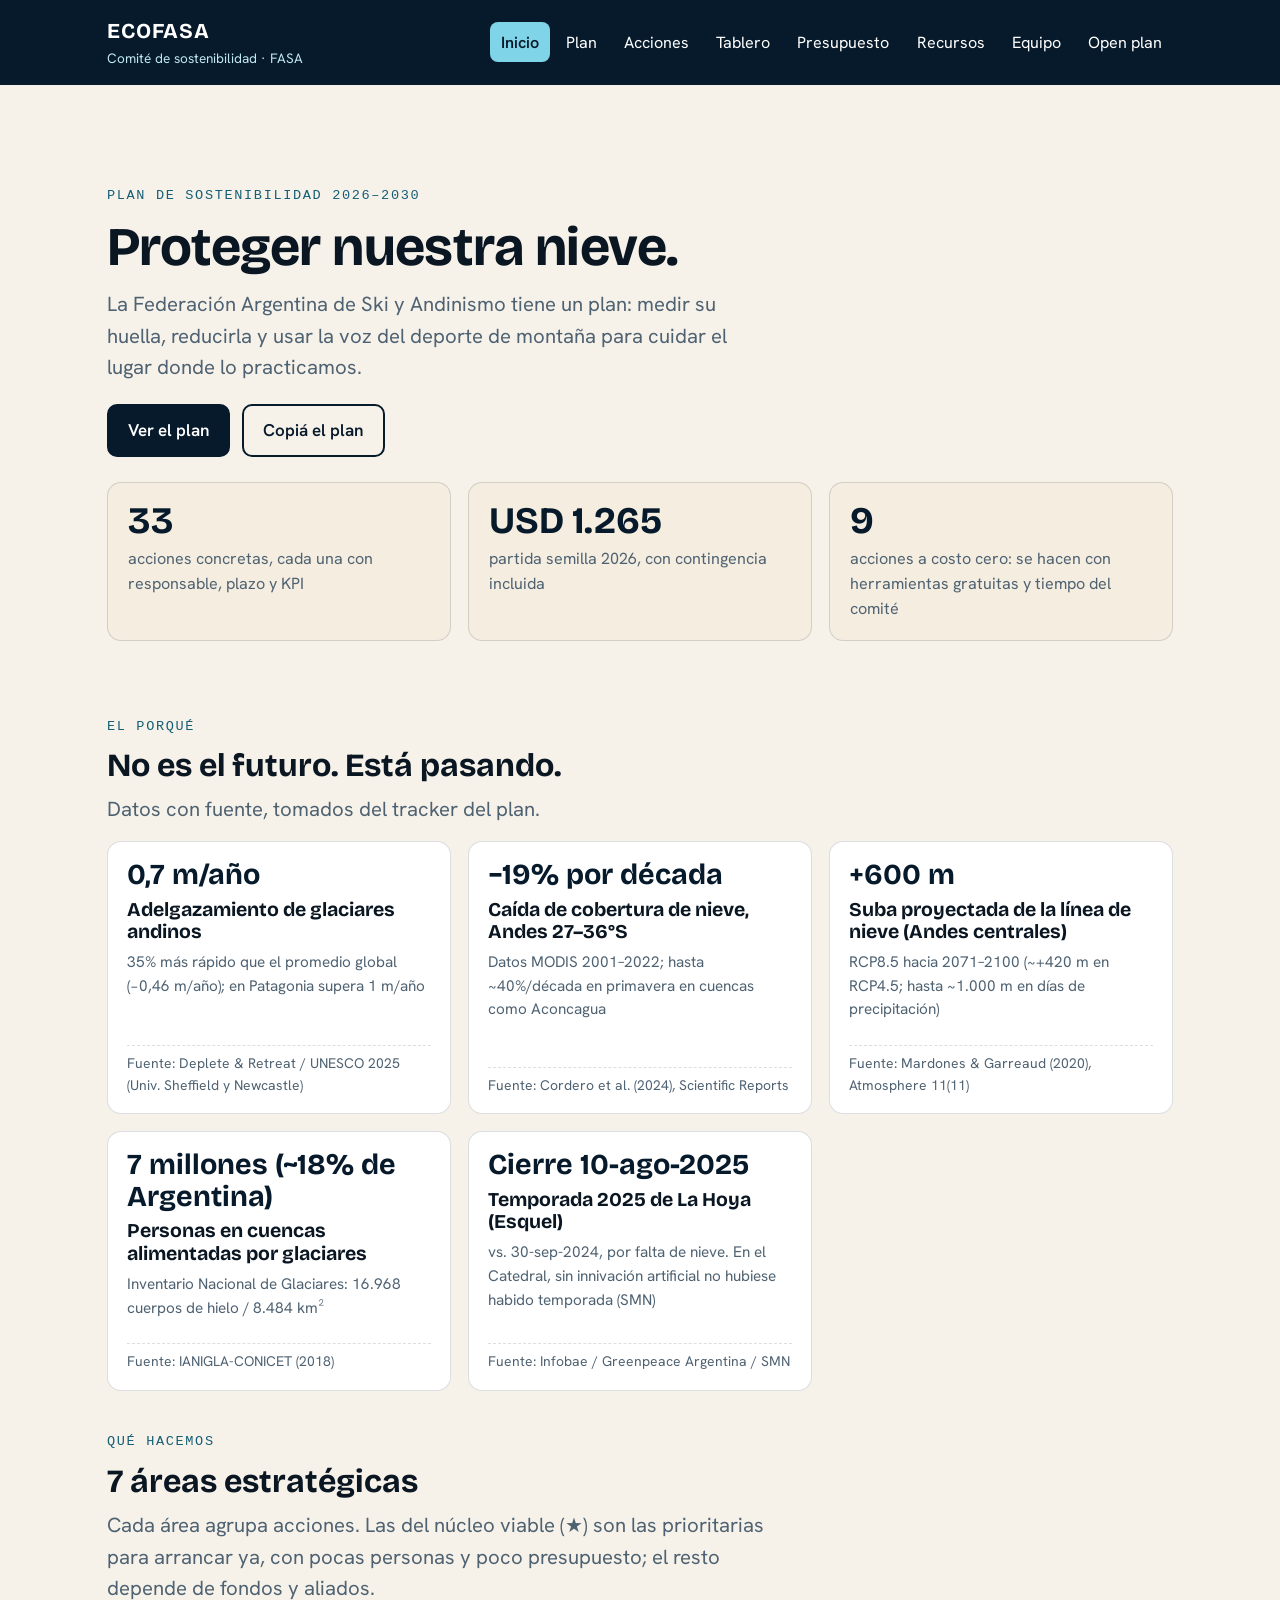
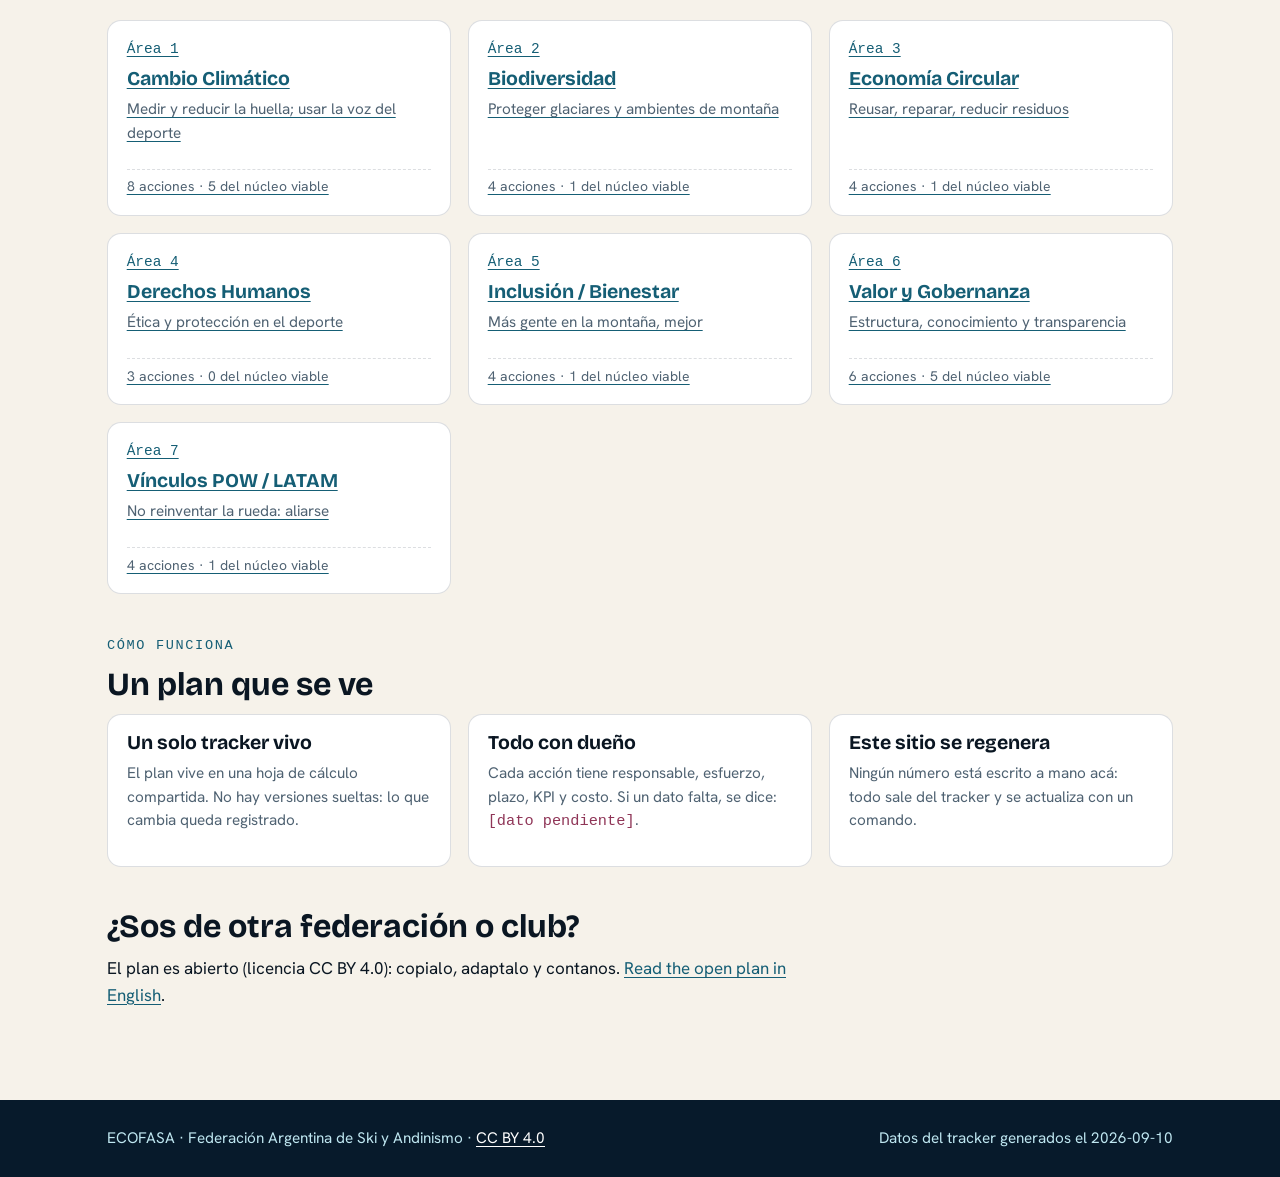
<file: index.html>
<!doctype html>
<html lang="es">
<head>
<meta charset="utf-8">
<meta name="viewport" content="width=device-width, initial-scale=1">
<title>ECOFASA — Proteger nuestra nieve</title>
<meta name="description" content="Plan de sostenibilidad de la Federación Argentina de Ski y Andinismo: medir la huella, reducirla y usar la voz del deporte de montaña.">
<link rel="preconnect" href="https://fonts.googleapis.com">
<link rel="stylesheet" href="https://fonts.googleapis.com/css2?family=Bricolage+Grotesque:wght@500;700&family=Hanken+Grotesk:wght@400;600&display=swap">
<link rel="stylesheet" href="assets/site.css">
</head>
<body data-page="home">
<a class="skip" href="#contenido">Ir al contenido</a>
<header class="site-header">
  <div class="wrap">
    <a class="brand" href="index.html">ECOFASA <small>Comité de sostenibilidad · FASA</small></a>
    <nav class="nav" aria-label="Principal">
      <a href="index.html">Inicio</a><a href="plan.html">Plan</a><a href="acciones.html">Acciones</a><a href="tablero.html">Tablero</a>
      <a href="presupuesto.html">Presupuesto</a><a href="recursos.html">Recursos</a><a href="equipo.html">Equipo</a><a href="open-plan.html" lang="en">Open plan</a>
    </nav>
  </div>
</header>

<main id="contenido">
  <div class="wrap">
    <section class="hero">
      <div class="eyebrow">Plan de sostenibilidad <span data-stat="periodo"></span></div>
      <h1>Proteger nuestra nieve.</h1>
      <p class="lead">La Federación Argentina de Ski y Andinismo tiene un plan: medir su huella, reducirla y usar la voz del deporte de montaña para cuidar el lugar donde lo practicamos.</p>
      <div class="actions">
        <a class="btn primary" href="plan.html">Ver el plan</a>
        <a class="btn ghost" href="recursos.html">Copiá el plan</a>
      </div>
      <div class="stats" aria-label="Cifras del plan">
        <div class="stat"><div class="n" data-stat="acciones"></div><div class="l">acciones concretas, cada una con responsable, plazo y KPI</div></div>
        <div class="stat"><div class="n" data-stat="partida2026"></div><div class="l">partida semilla <span data-stat="anio0"></span>, con contingencia incluida</div></div>
        <div class="stat"><div class="n" data-stat="costo_cero"></div><div class="l">acciones a costo cero: se hacen con herramientas gratuitas y tiempo del comité</div></div>
      </div>
    </section>

    <section aria-labelledby="h-porque">
      <div class="eyebrow">El porqué</div>
      <h2 id="h-porque">No es el futuro. Está pasando.</h2>
      <p class="lead">Datos con fuente, tomados del tracker del plan.</p>
      <div class="grid" id="porque"></div>
    </section>

    <section aria-labelledby="h-areas">
      <div class="eyebrow">Qué hacemos</div>
      <h2 id="h-areas"><span data-stat="areas"></span> áreas estratégicas</h2>
      <p class="lead">Cada área agrupa acciones. Las del núcleo viable (★) son las prioritarias para arrancar ya, con pocas personas y poco presupuesto; el resto depende de fondos y aliados.</p>
      <div class="grid" id="areas"></div>
    </section>

    <section aria-labelledby="h-como">
      <div class="eyebrow">Cómo funciona</div>
      <h2 id="h-como">Un plan que se ve</h2>
      <div class="grid">
        <div class="card"><h3>Un solo tracker vivo</h3><p class="meta">El plan vive en una hoja de cálculo compartida. No hay versiones sueltas: lo que cambia queda registrado.</p></div>
        <div class="card"><h3>Todo con dueño</h3><p class="meta">Cada acción tiene responsable, esfuerzo, plazo, KPI y costo. Si un dato falta, se dice: <span class="pending">[dato pendiente]</span>.</p></div>
        <div class="card"><h3>Este sitio se regenera</h3><p class="meta">Ningún número está escrito a mano acá: todo sale del tracker y se actualiza con un comando.</p></div>
      </div>
    </section>

    <section aria-labelledby="h-open">
      <h2 id="h-open">¿Sos de otra federación o club?</h2>
      <p>El plan es abierto (licencia CC BY 4.0): copialo, adaptalo y contanos. <a href="open-plan.html" lang="en">Read the open plan in English</a>.</p>
    </section>
  </div>
</main>

<footer class="site-footer">
  <div class="wrap">
    <span>ECOFASA · Federación Argentina de Ski y Andinismo · <a href="https://creativecommons.org/licenses/by/4.0/deed.es" rel="license">CC BY 4.0</a></span>
    <span>Datos del tracker generados el <span data-generated></span></span>
  </div>
</footer>
<script src="data/data.js"></script>
<script src="assets/site.js"></script>
</body>
</html>
</file>
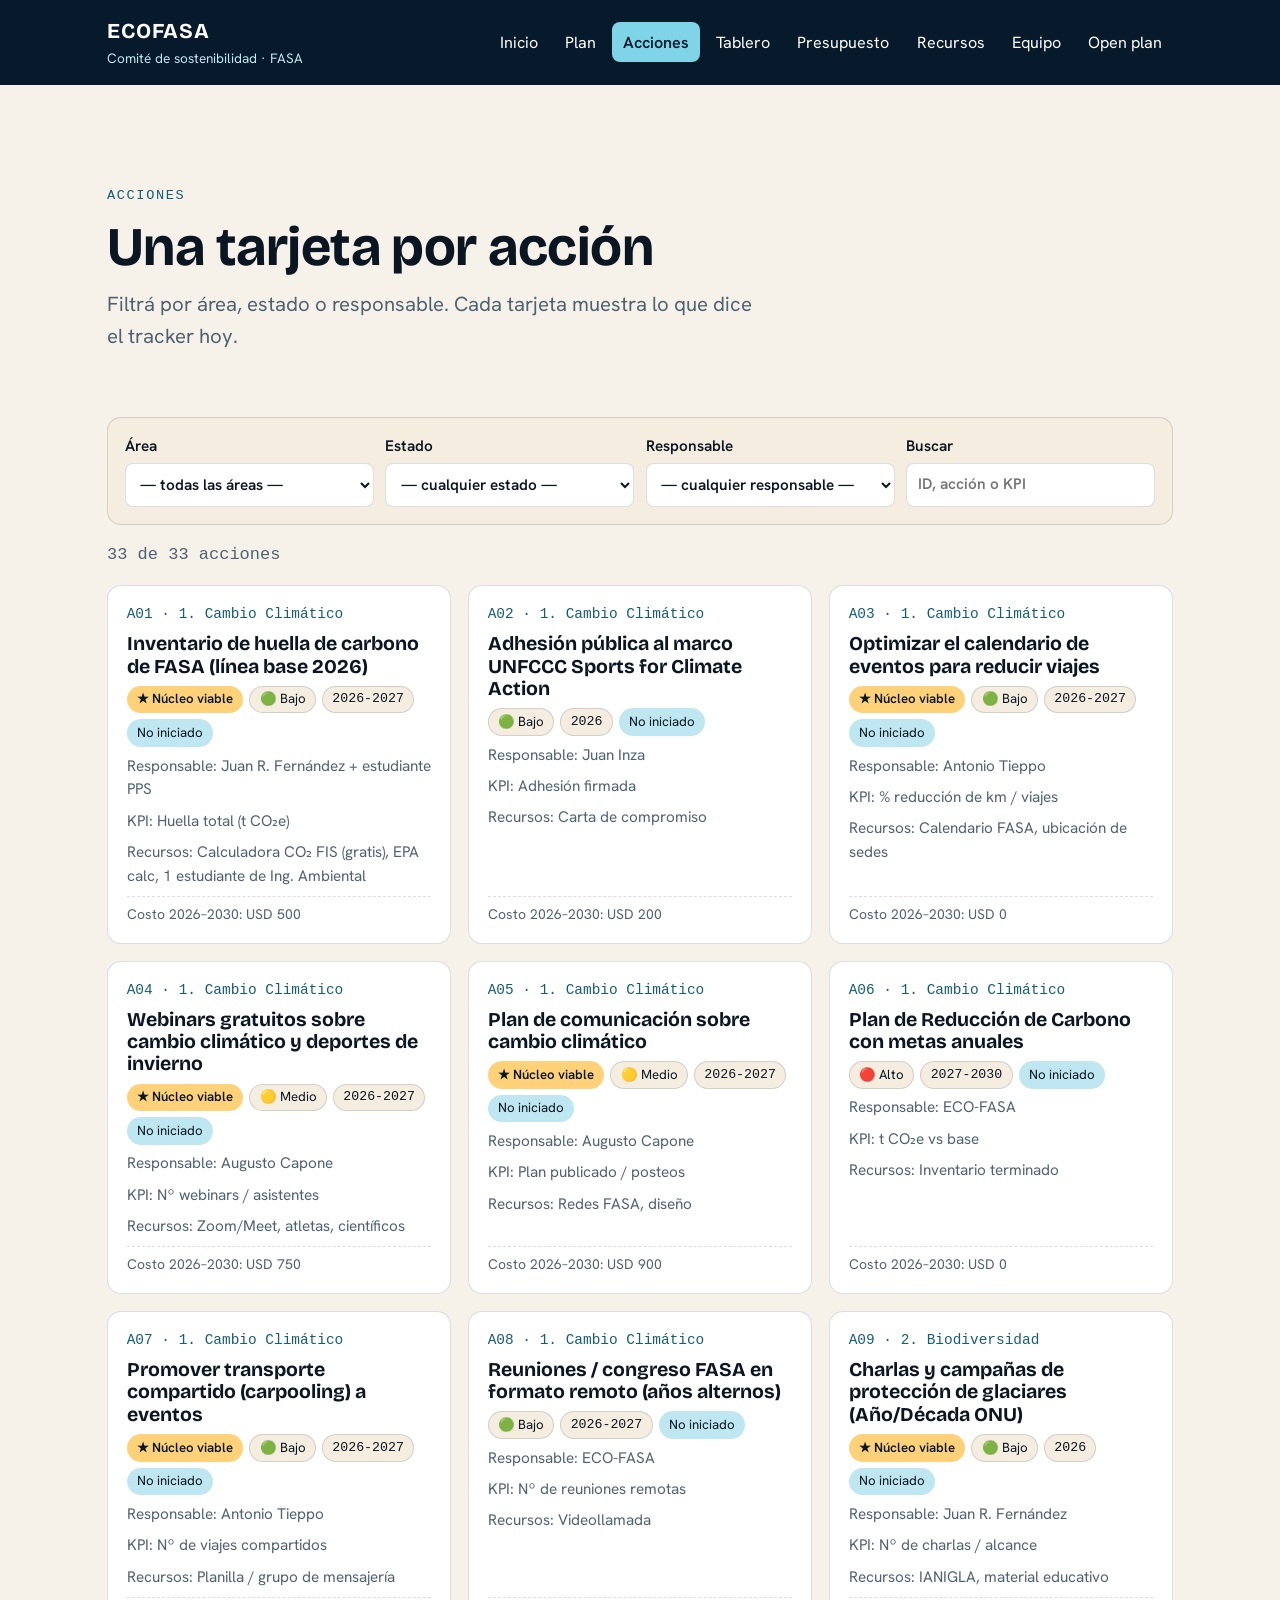
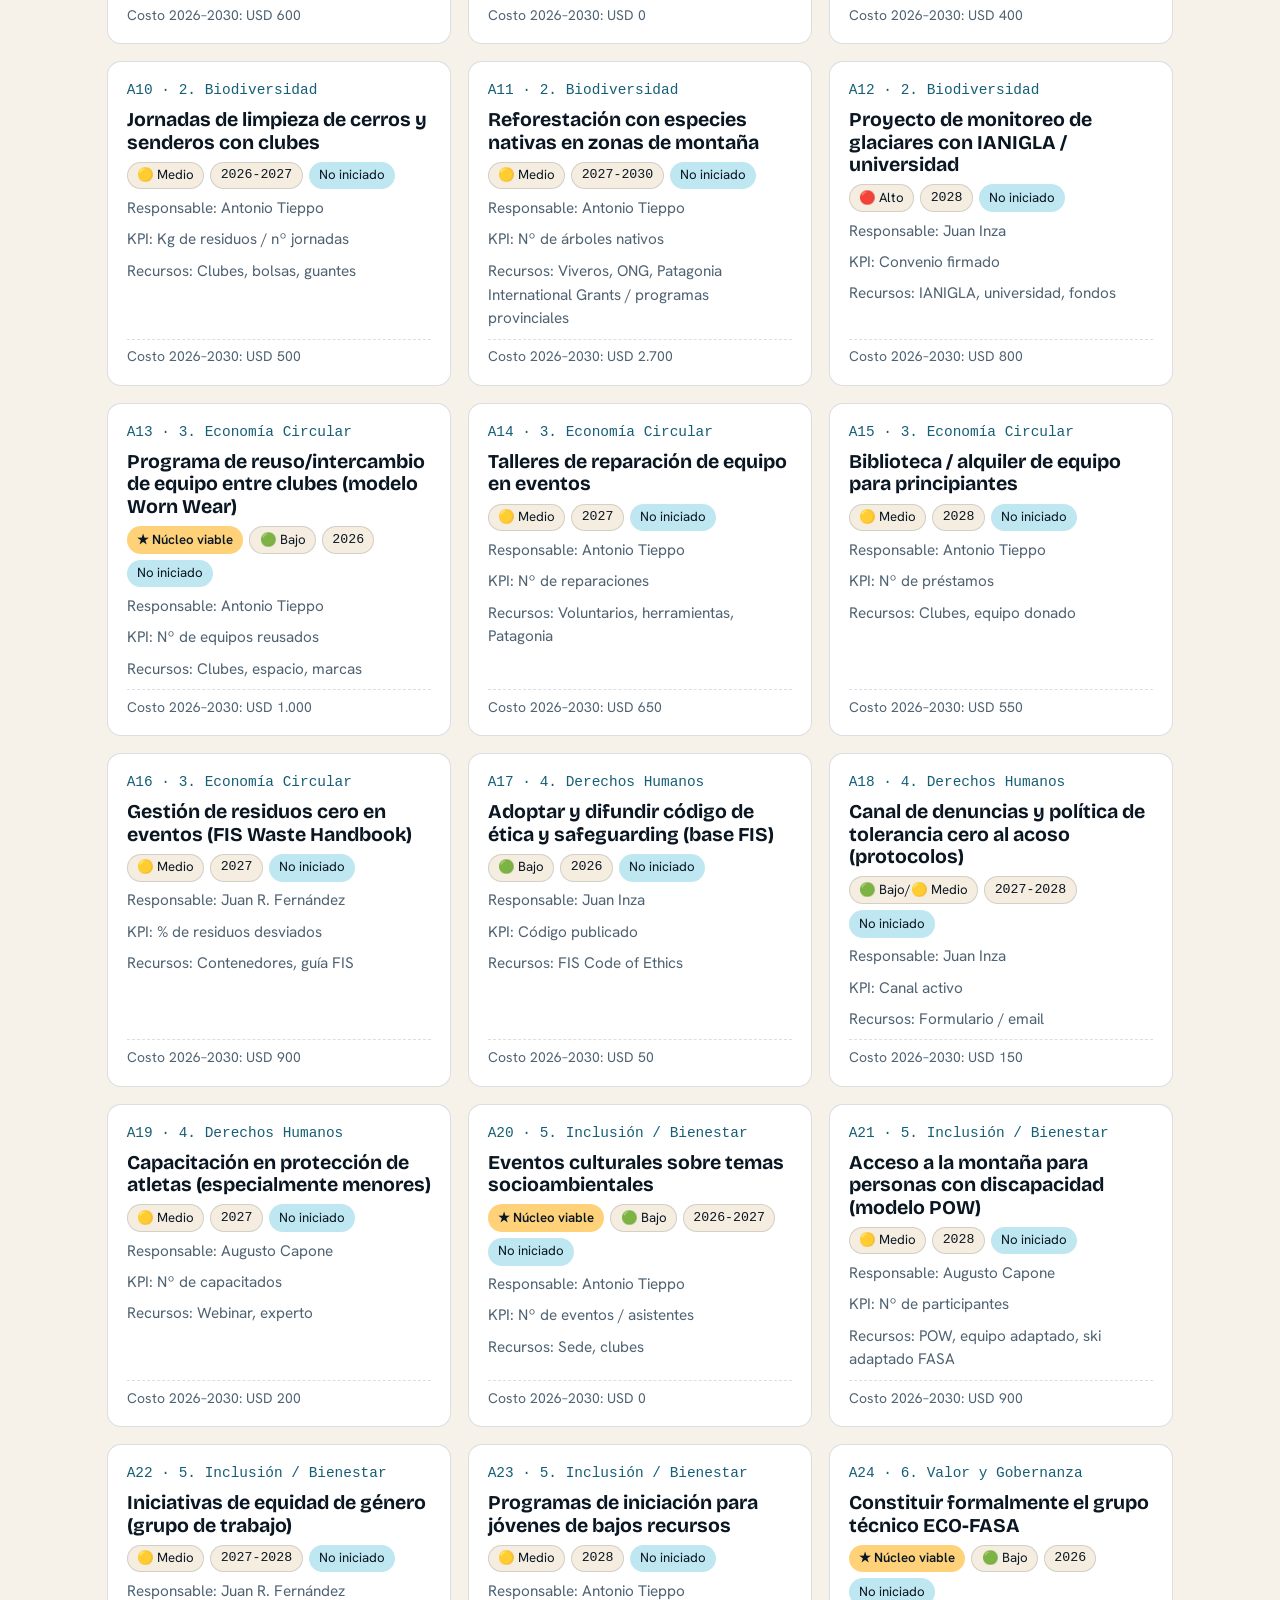
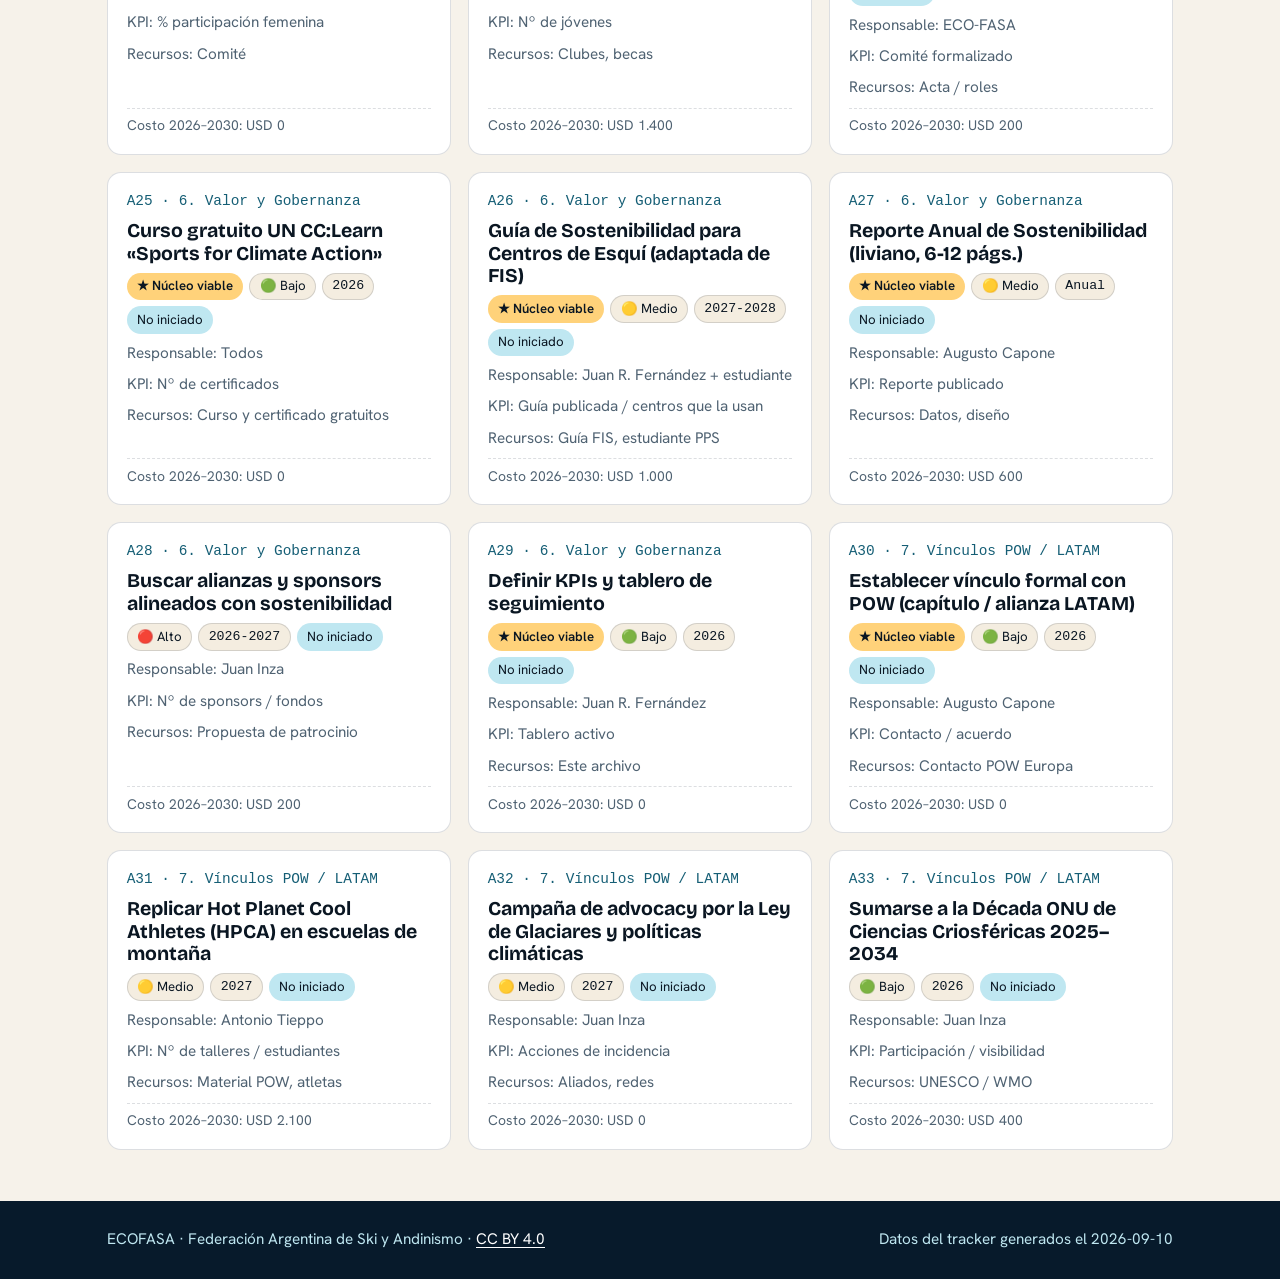
<file: acciones.html>
<!doctype html>
<html lang="es">
<head>
<meta charset="utf-8">
<meta name="viewport" content="width=device-width, initial-scale=1">
<title>ECOFASA — Acciones</title>
<meta name="description" content="Todas las acciones del plan de sostenibilidad de FASA, con filtros por área, estado y responsable.">
<link rel="preconnect" href="https://fonts.googleapis.com">
<link rel="stylesheet" href="https://fonts.googleapis.com/css2?family=Bricolage+Grotesque:wght@500;700&family=Hanken+Grotesk:wght@400;600&display=swap">
<link rel="stylesheet" href="assets/site.css">
</head>
<body data-page="acciones">
<a class="skip" href="#contenido">Ir al contenido</a>
<header class="site-header">
  <div class="wrap">
    <a class="brand" href="index.html">ECOFASA <small>Comité de sostenibilidad · FASA</small></a>
    <nav class="nav" aria-label="Principal">
      <a href="index.html">Inicio</a><a href="plan.html">Plan</a><a href="acciones.html">Acciones</a><a href="tablero.html">Tablero</a>
      <a href="presupuesto.html">Presupuesto</a><a href="recursos.html">Recursos</a><a href="equipo.html">Equipo</a><a href="open-plan.html" lang="en">Open plan</a>
    </nav>
  </div>
</header>

<main id="contenido">
  <div class="wrap">
    <section class="hero">
      <div class="eyebrow">Acciones</div>
      <h1>Una tarjeta por acción</h1>
      <p class="lead">Filtrá por área, estado o responsable. Cada tarjeta muestra lo que dice el tracker hoy.</p>
    </section>

    <form class="filters" onsubmit="return false" aria-label="Filtros">
      <label>Área <select id="fArea"><option value="">— todas las áreas —</option></select></label>
      <label>Estado <select id="fEstado"><option value="">— cualquier estado —</option></select></label>
      <label>Responsable <select id="fResp"><option value="">— cualquier responsable —</option></select></label>
      <label>Buscar <input id="fBuscar" type="search" placeholder="ID, acción o KPI"></label>
    </form>
    <p class="count" id="fCount" aria-live="polite"></p>
    <div class="grid" id="lista"></div>
  </div>
</main>

<footer class="site-footer">
  <div class="wrap">
    <span>ECOFASA · Federación Argentina de Ski y Andinismo · <a href="https://creativecommons.org/licenses/by/4.0/deed.es" rel="license">CC BY 4.0</a></span>
    <span>Datos del tracker generados el <span data-generated></span></span>
  </div>
</footer>
<script src="data/data.js"></script>
<script src="assets/site.js"></script>
</body>
</html>
</file>
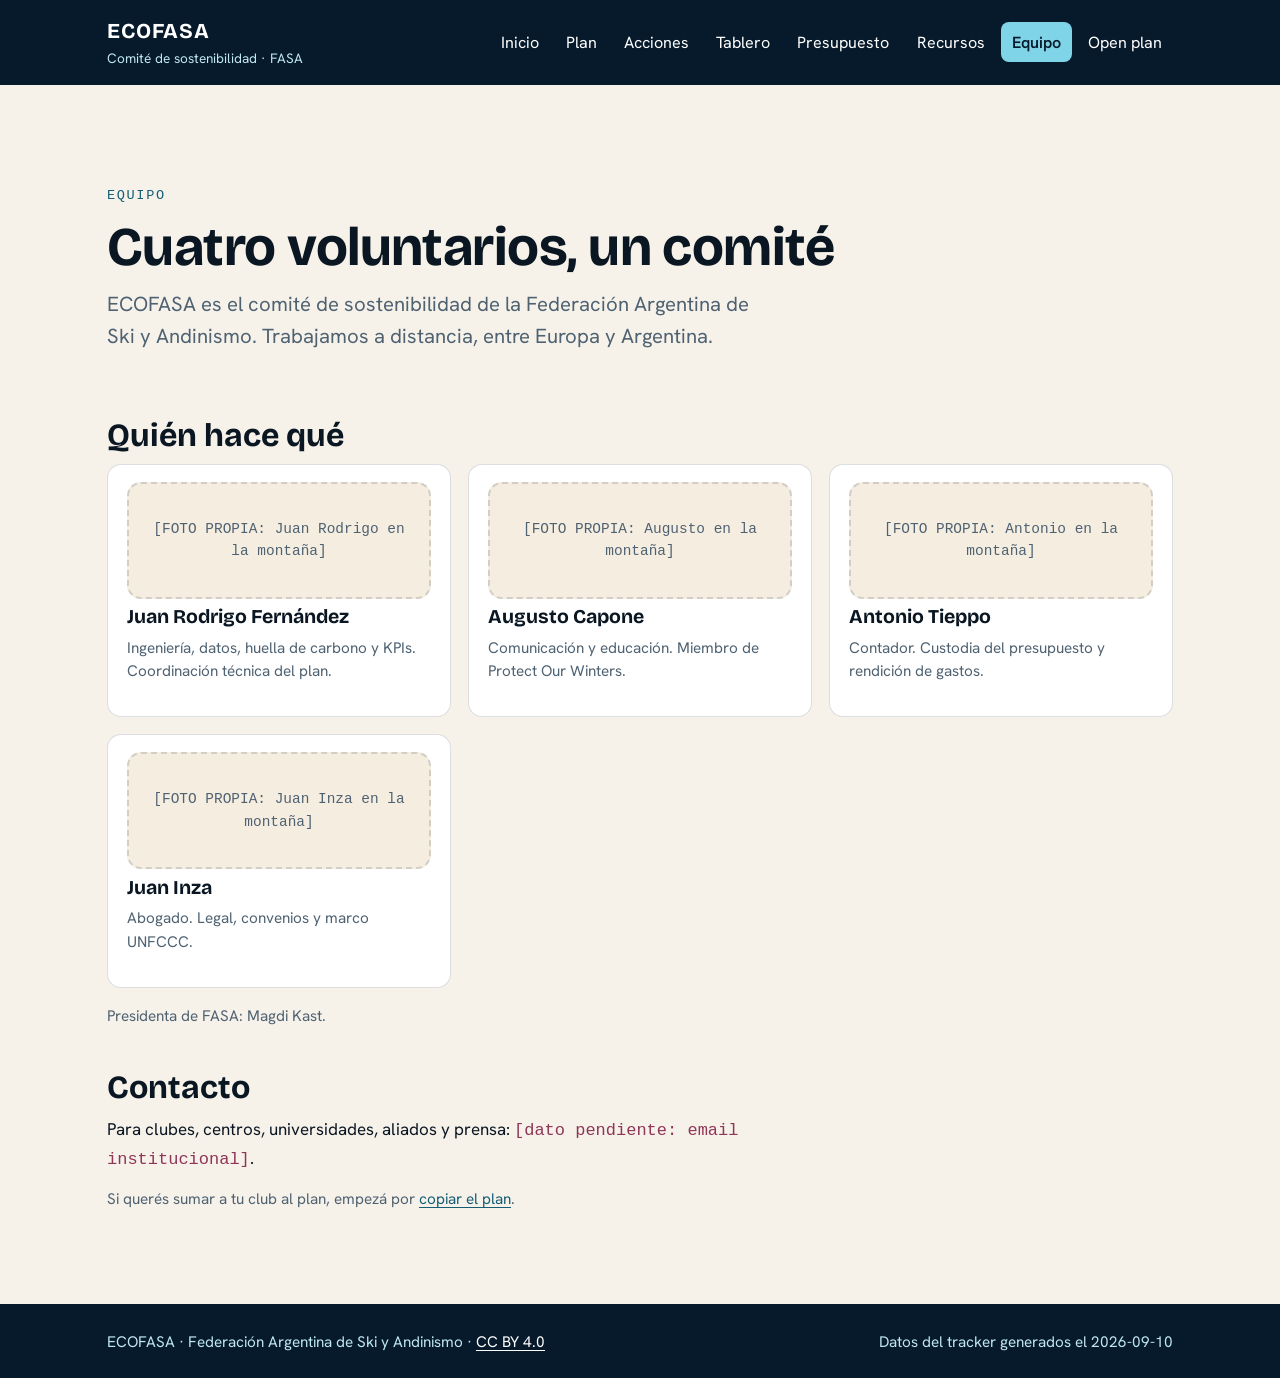
<file: equipo.html>
<!doctype html>
<html lang="es">
<head>
<meta charset="utf-8">
<meta name="viewport" content="width=device-width, initial-scale=1">
<title>ECOFASA — Equipo y contacto</title>
<meta name="description" content="Quiénes hacen ECOFASA, el comité de sostenibilidad de la Federación Argentina de Ski y Andinismo, y cómo contactarlos.">
<link rel="preconnect" href="https://fonts.googleapis.com">
<link rel="stylesheet" href="https://fonts.googleapis.com/css2?family=Bricolage+Grotesque:wght@500;700&family=Hanken+Grotesk:wght@400;600&display=swap">
<link rel="stylesheet" href="assets/site.css">
</head>
<body data-page="equipo">
<a class="skip" href="#contenido">Ir al contenido</a>
<header class="site-header">
  <div class="wrap">
    <a class="brand" href="index.html">ECOFASA <small>Comité de sostenibilidad · FASA</small></a>
    <nav class="nav" aria-label="Principal">
      <a href="index.html">Inicio</a><a href="plan.html">Plan</a><a href="acciones.html">Acciones</a><a href="tablero.html">Tablero</a>
      <a href="presupuesto.html">Presupuesto</a><a href="recursos.html">Recursos</a><a href="equipo.html">Equipo</a><a href="open-plan.html" lang="en">Open plan</a>
    </nav>
  </div>
</header>

<main id="contenido">
  <div class="wrap">
    <section class="hero">
      <div class="eyebrow">Equipo</div>
      <h1>Cuatro voluntarios, un comité</h1>
      <p class="lead">ECOFASA es el comité de sostenibilidad de la Federación Argentina de Ski y Andinismo. Trabajamos a distancia, entre Europa y Argentina.</p>
    </section>

    <section aria-labelledby="h-equipo">
      <h2 id="h-equipo">Quién hace qué</h2>
      <div class="grid">
        <article class="card">
          <div class="photo">[FOTO PROPIA: Juan Rodrigo en la montaña]</div>
          <h3>Juan Rodrigo Fernández</h3>
          <p class="meta">Ingeniería, datos, huella de carbono y KPIs. Coordinación técnica del plan.</p>
        </article>
        <article class="card">
          <div class="photo">[FOTO PROPIA: Augusto en la montaña]</div>
          <h3>Augusto Capone</h3>
          <p class="meta">Comunicación y educación. Miembro de Protect Our Winters.</p>
        </article>
        <article class="card">
          <div class="photo">[FOTO PROPIA: Antonio en la montaña]</div>
          <h3>Antonio Tieppo</h3>
          <p class="meta">Contador. Custodia del presupuesto y rendición de gastos.</p>
        </article>
        <article class="card">
          <div class="photo">[FOTO PROPIA: Juan Inza en la montaña]</div>
          <h3>Juan Inza</h3>
          <p class="meta">Abogado. Legal, convenios y marco UNFCCC.</p>
        </article>
      </div>
      <p class="muted small" style="margin-top:1rem">Presidenta de FASA: Magdi Kast.</p>
    </section>

    <section aria-labelledby="h-contacto">
      <h2 id="h-contacto">Contacto</h2>
      <p>Para clubes, centros, universidades, aliados y prensa: <span class="pending">[dato pendiente: email institucional]</span>.</p>
      <p class="muted small">Si querés sumar a tu club al plan, empezá por <a href="recursos.html">copiar el plan</a>.</p>
    </section>
  </div>
</main>

<footer class="site-footer">
  <div class="wrap">
    <span>ECOFASA · Federación Argentina de Ski y Andinismo · <a href="https://creativecommons.org/licenses/by/4.0/deed.es" rel="license">CC BY 4.0</a></span>
    <span>Datos del tracker generados el <span data-generated></span></span>
  </div>
</footer>
<script src="data/data.js"></script>
<script src="assets/site.js"></script>
</body>
</html>
</file>
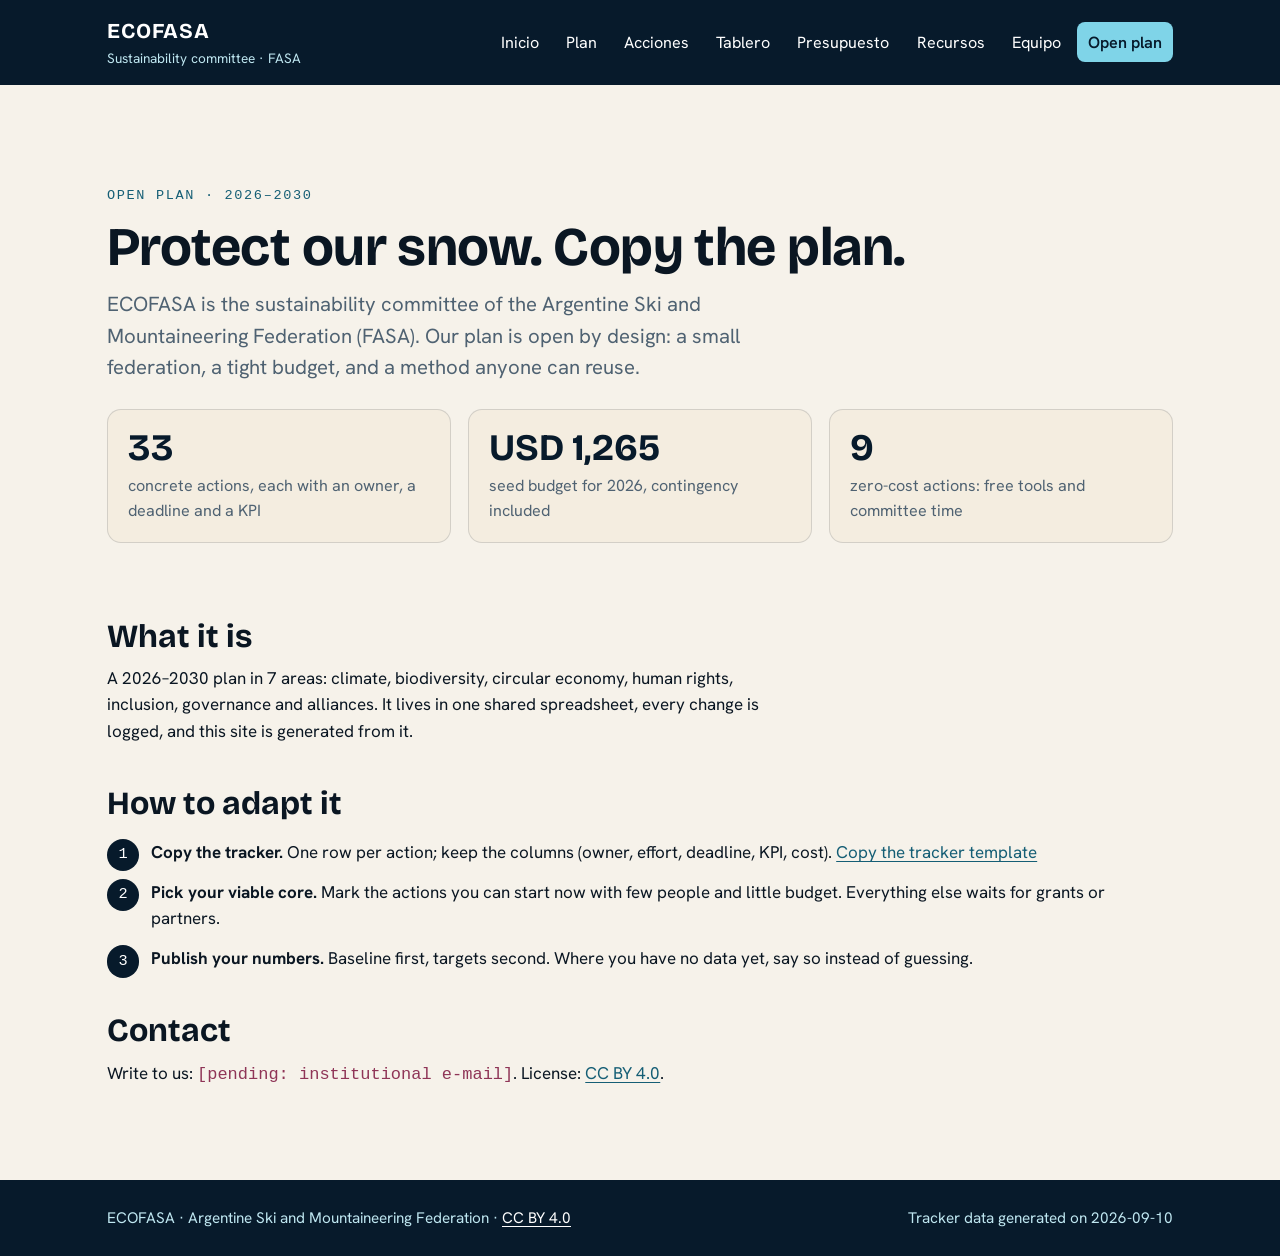
<file: open-plan.html>
<!doctype html>
<html lang="en">
<head>
<meta charset="utf-8">
<meta name="viewport" content="width=device-width, initial-scale=1">
<title>ECOFASA — Open plan</title>
<meta name="description" content="The sustainability plan of the Argentine Ski and Mountaineering Federation is open: copy it, adapt it, tell us.">
<link rel="preconnect" href="https://fonts.googleapis.com">
<link rel="stylesheet" href="https://fonts.googleapis.com/css2?family=Bricolage+Grotesque:wght@500;700&family=Hanken+Grotesk:wght@400;600&display=swap">
<link rel="stylesheet" href="assets/site.css">
</head>
<body data-page="open">
<a class="skip" href="#contenido">Skip to content</a>
<header class="site-header">
  <div class="wrap">
    <a class="brand" href="index.html">ECOFASA <small>Sustainability committee · FASA</small></a>
    <nav class="nav" aria-label="Main">
      <a href="index.html" lang="es">Inicio</a><a href="plan.html" lang="es">Plan</a><a href="acciones.html" lang="es">Acciones</a><a href="tablero.html" lang="es">Tablero</a>
      <a href="presupuesto.html" lang="es">Presupuesto</a><a href="recursos.html" lang="es">Recursos</a><a href="equipo.html" lang="es">Equipo</a><a href="open-plan.html">Open plan</a>
    </nav>
  </div>
</header>

<main id="contenido">
  <div class="wrap">
    <section class="hero">
      <div class="eyebrow">Open plan · <span data-stat="periodo"></span></div>
      <h1>Protect our snow. Copy the plan.</h1>
      <p class="lead">ECOFASA is the sustainability committee of the Argentine Ski and Mountaineering Federation (FASA). Our plan is open by design: a small federation, a tight budget, and a method anyone can reuse.</p>
      <div class="stats" aria-label="Plan figures">
        <div class="stat"><div class="n" data-stat="acciones"></div><div class="l">concrete actions, each with an owner, a deadline and a KPI</div></div>
        <div class="stat"><div class="n" data-stat="partida2026"></div><div class="l">seed budget for <span data-stat="anio0"></span>, contingency included</div></div>
        <div class="stat"><div class="n" data-stat="costo_cero"></div><div class="l">zero-cost actions: free tools and committee time</div></div>
      </div>
    </section>

    <section aria-labelledby="h-what">
      <h2 id="h-what">What it is</h2>
      <p>A <span data-stat="periodo"></span> plan in <span data-stat="areas"></span> areas: climate, biodiversity, circular economy, human rights, inclusion, governance and alliances. It lives in one shared spreadsheet, every change is logged, and this site is generated from it.</p>
    </section>

    <section aria-labelledby="h-how">
      <h2 id="h-how">How to adapt it</h2>
      <ol class="steps">
        <li><strong>Copy the tracker.</strong> One row per action; keep the columns (owner, effort, deadline, KPI, cost). <span class="pending" data-link="template" data-link-text="Copy the tracker template">[pending: public template link]</span></li>
        <li><strong>Pick your viable core.</strong> Mark the actions you can start now with few people and little budget. Everything else waits for grants or partners.</li>
        <li><strong>Publish your numbers.</strong> Baseline first, targets second. Where you have no data yet, say so instead of guessing.</li>
      </ol>
    </section>

    <section aria-labelledby="h-contact">
      <h2 id="h-contact">Contact</h2>
      <p>Write to us: <span class="pending">[pending: institutional e-mail]</span>. License: <a href="https://creativecommons.org/licenses/by/4.0/" rel="license">CC BY 4.0</a>.</p>
    </section>
  </div>
</main>

<footer class="site-footer">
  <div class="wrap">
    <span>ECOFASA · Argentine Ski and Mountaineering Federation · <a href="https://creativecommons.org/licenses/by/4.0/" rel="license">CC BY 4.0</a></span>
    <span>Tracker data generated on <span data-generated></span></span>
  </div>
</footer>
<script src="data/data.js"></script>
<script src="assets/site.js"></script>
</body>
</html>
</file>
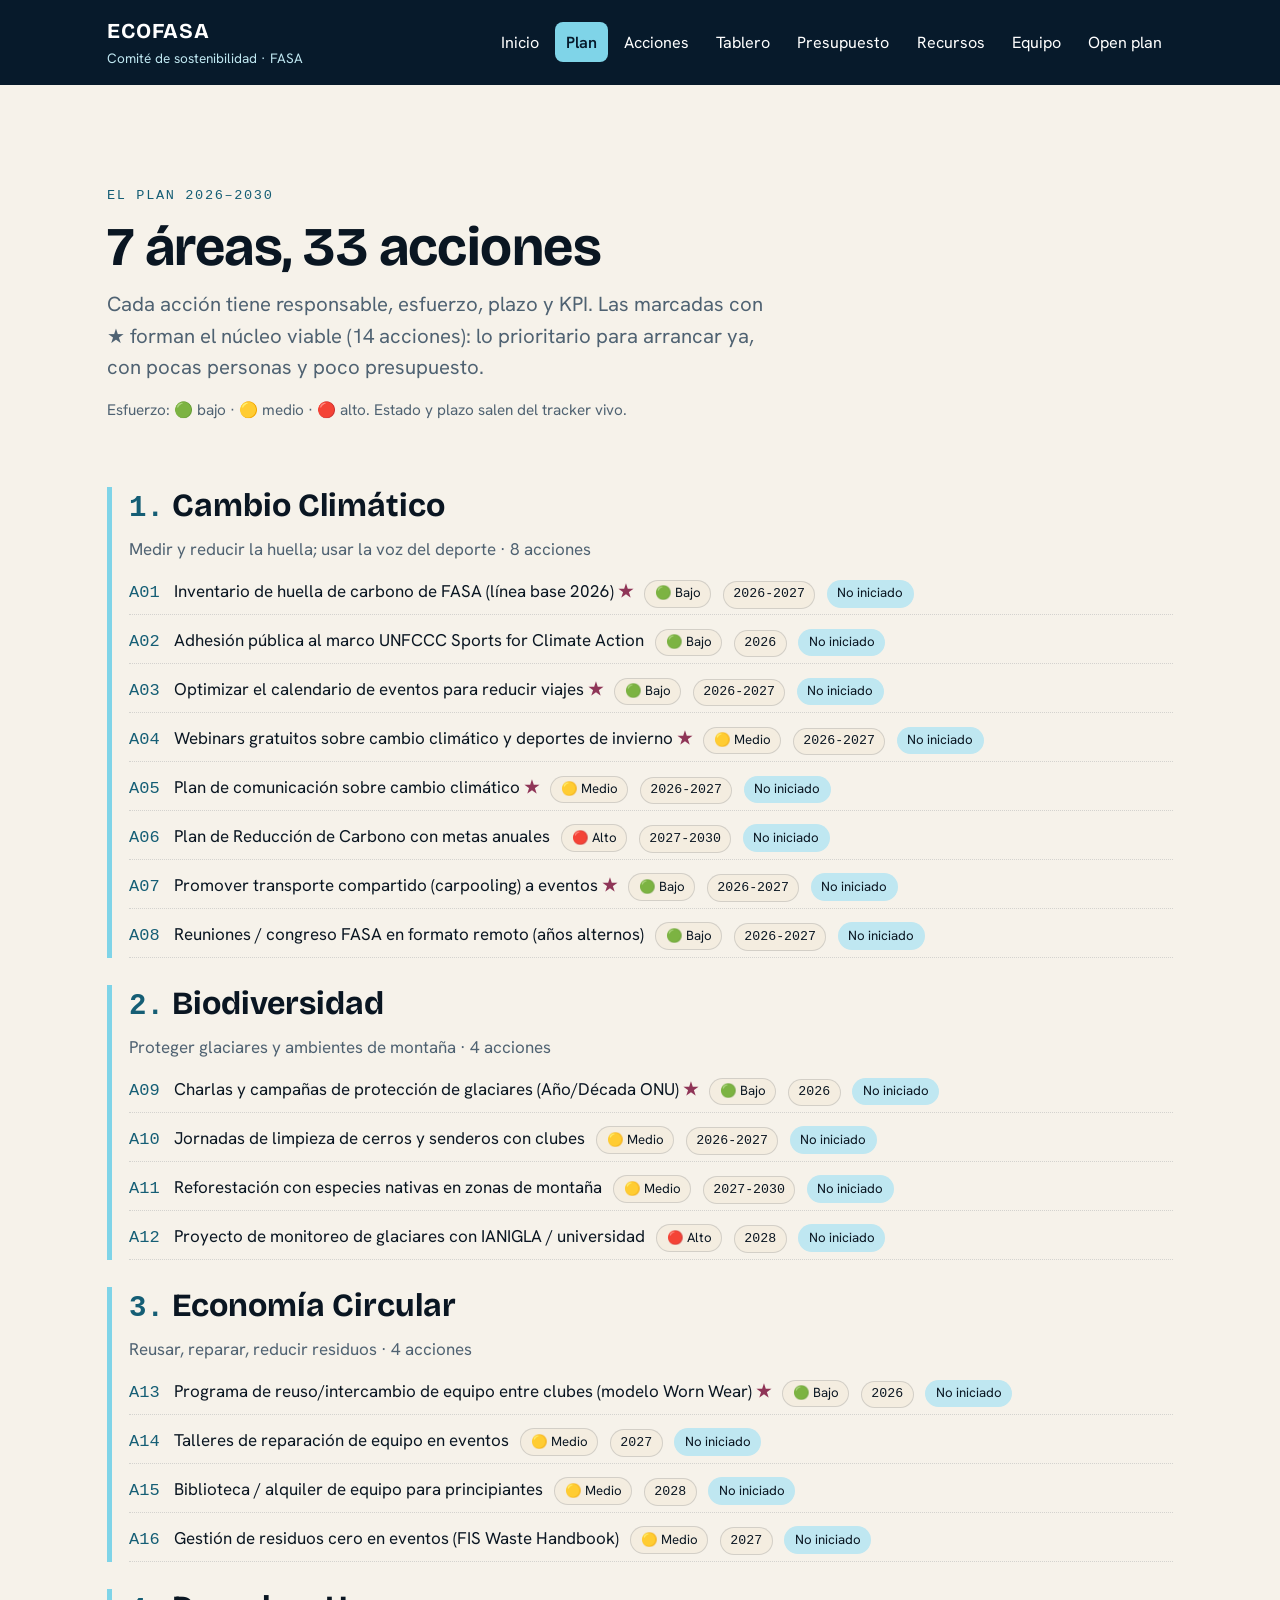
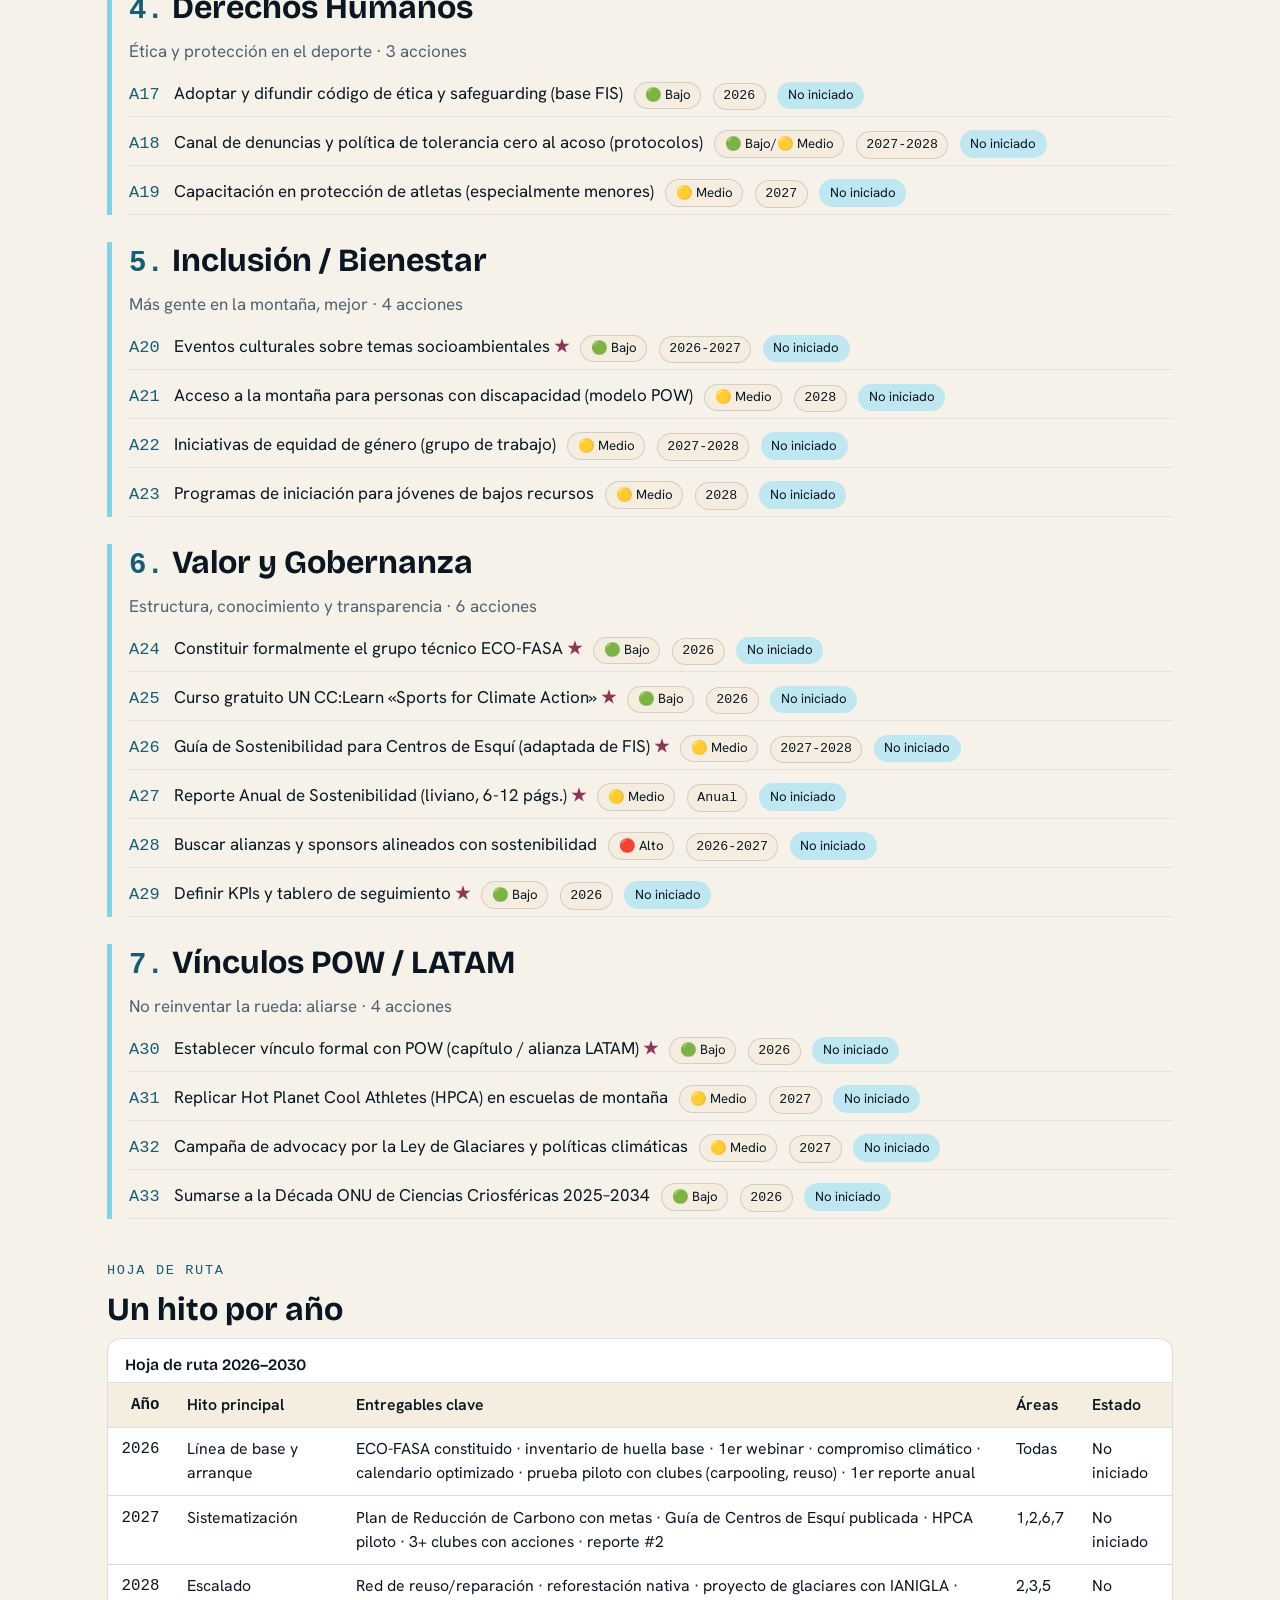
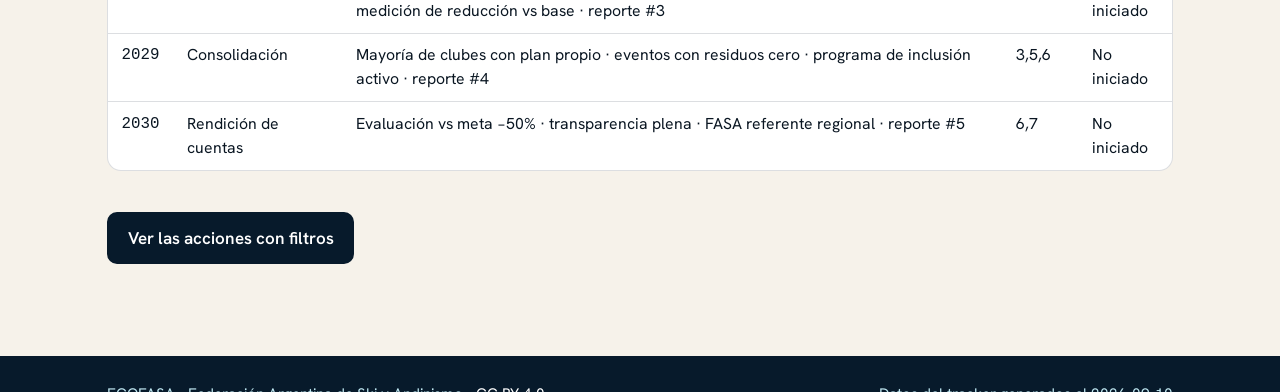
<file: plan.html>
<!doctype html>
<html lang="es">
<head>
<meta charset="utf-8">
<meta name="viewport" content="width=device-width, initial-scale=1">
<title>ECOFASA — El plan</title>
<meta name="description" content="Las áreas estratégicas y las acciones del plan de sostenibilidad de FASA, con su hoja de ruta.">
<link rel="preconnect" href="https://fonts.googleapis.com">
<link rel="stylesheet" href="https://fonts.googleapis.com/css2?family=Bricolage+Grotesque:wght@500;700&family=Hanken+Grotesk:wght@400;600&display=swap">
<link rel="stylesheet" href="assets/site.css">
</head>
<body data-page="plan">
<a class="skip" href="#contenido">Ir al contenido</a>
<header class="site-header">
  <div class="wrap">
    <a class="brand" href="index.html">ECOFASA <small>Comité de sostenibilidad · FASA</small></a>
    <nav class="nav" aria-label="Principal">
      <a href="index.html">Inicio</a><a href="plan.html">Plan</a><a href="acciones.html">Acciones</a><a href="tablero.html">Tablero</a>
      <a href="presupuesto.html">Presupuesto</a><a href="recursos.html">Recursos</a><a href="equipo.html">Equipo</a><a href="open-plan.html" lang="en">Open plan</a>
    </nav>
  </div>
</header>

<main id="contenido">
  <div class="wrap">
    <section class="hero">
      <div class="eyebrow">El plan <span data-stat="periodo"></span></div>
      <h1><span data-stat="areas"></span> áreas, <span data-stat="acciones"></span> acciones</h1>
      <p class="lead">Cada acción tiene responsable, esfuerzo, plazo y KPI. Las marcadas con ★ forman el núcleo viable (<span data-stat="nucleo"></span> acciones): lo prioritario para arrancar ya, con pocas personas y poco presupuesto.</p>
      <p class="small muted">Esfuerzo: 🟢 bajo · 🟡 medio · 🔴 alto. Estado y plazo salen del tracker vivo.</p>
    </section>

    <div id="plan"></div>

    <section aria-labelledby="h-ruta">
      <div class="eyebrow">Hoja de ruta</div>
      <h2 id="h-ruta">Un hito por año</h2>
      <div class="table-wrap" id="ruta"></div>
    </section>

    <section>
      <p><a class="btn primary" href="acciones.html">Ver las acciones con filtros</a></p>
    </section>
  </div>
</main>

<footer class="site-footer">
  <div class="wrap">
    <span>ECOFASA · Federación Argentina de Ski y Andinismo · <a href="https://creativecommons.org/licenses/by/4.0/deed.es" rel="license">CC BY 4.0</a></span>
    <span>Datos del tracker generados el <span data-generated></span></span>
  </div>
</footer>
<script src="data/data.js"></script>
<script src="assets/site.js"></script>
</body>
</html>
</file>
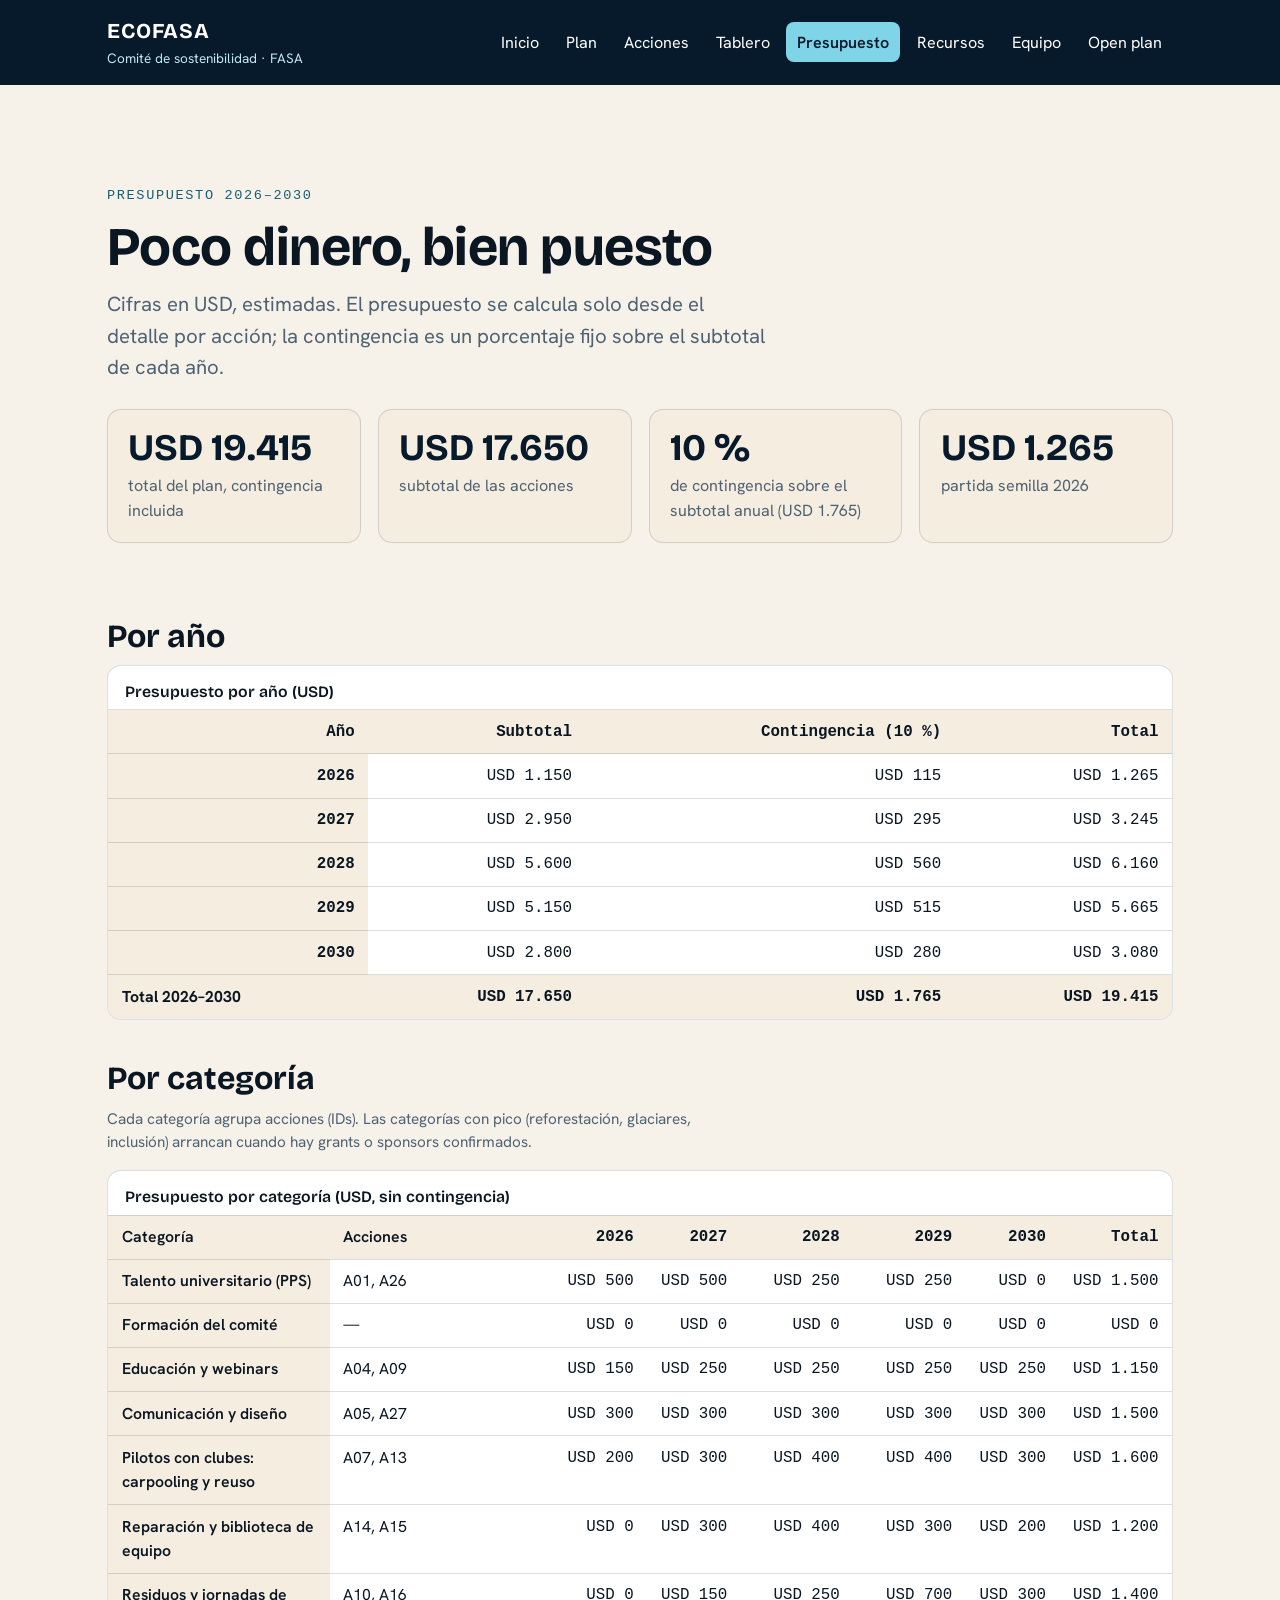
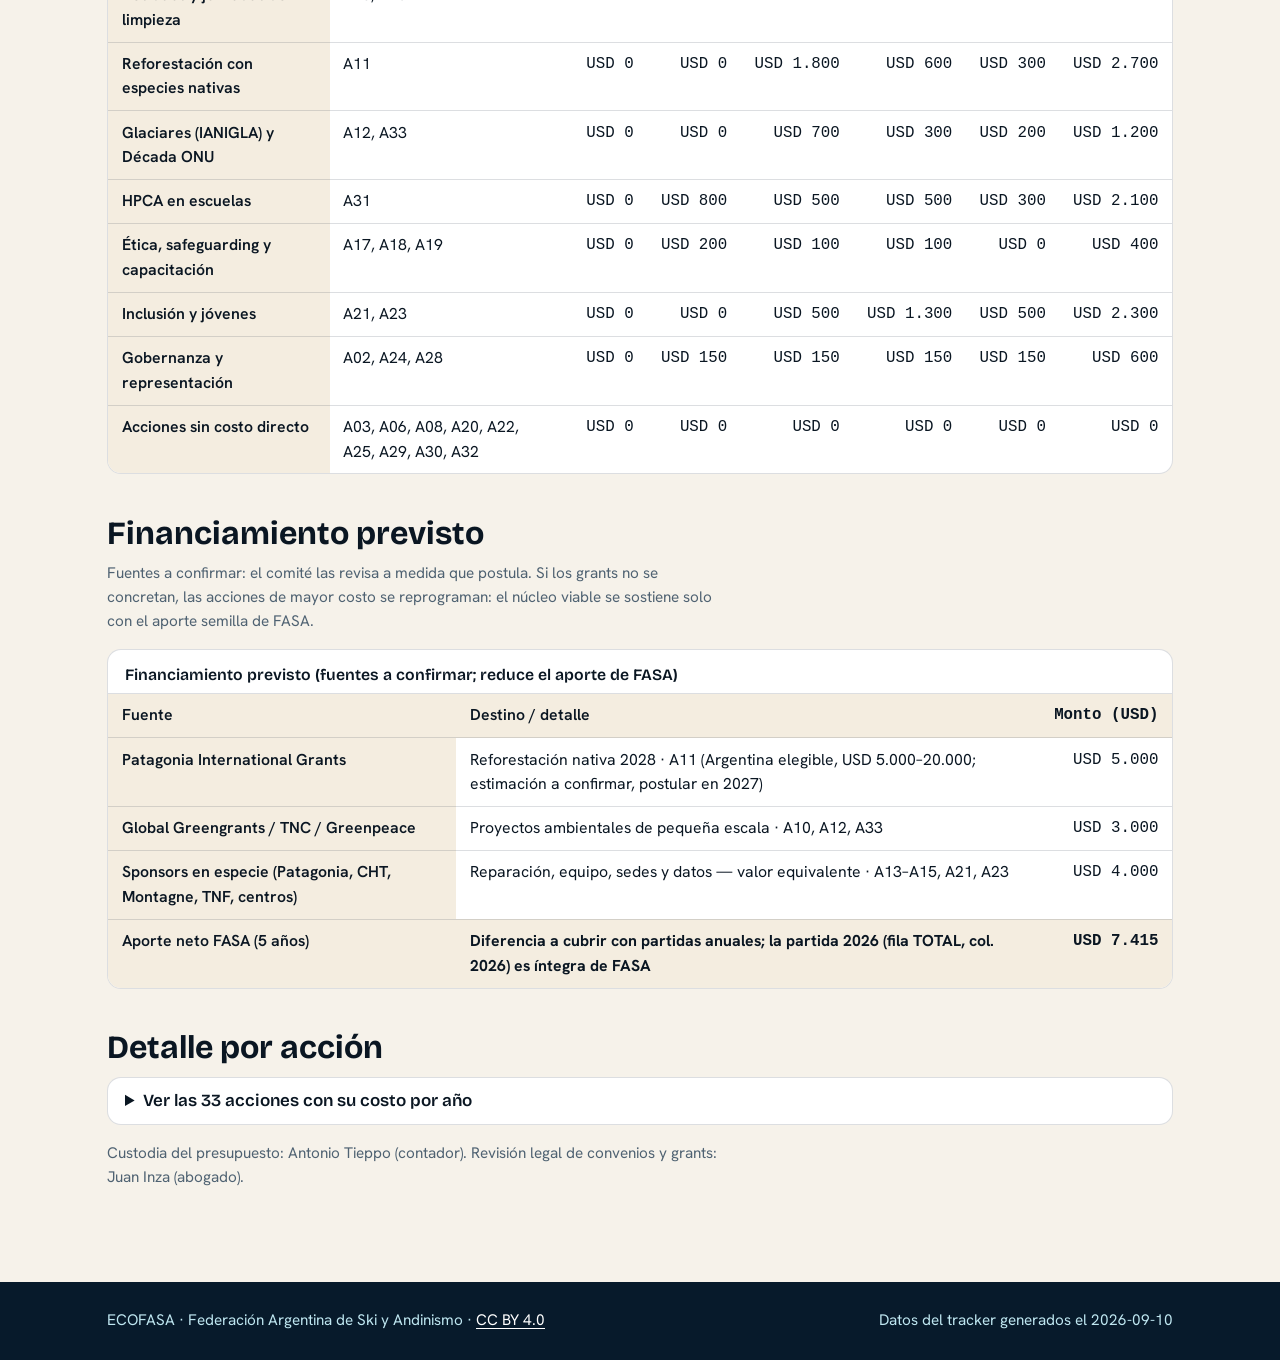
<file: presupuesto.html>
<!doctype html>
<html lang="es">
<head>
<meta charset="utf-8">
<meta name="viewport" content="width=device-width, initial-scale=1">
<title>ECOFASA — Presupuesto</title>
<meta name="description" content="Presupuesto del plan de sostenibilidad de FASA por año y por categoría, con el financiamiento previsto.">
<link rel="preconnect" href="https://fonts.googleapis.com">
<link rel="stylesheet" href="https://fonts.googleapis.com/css2?family=Bricolage+Grotesque:wght@500;700&family=Hanken+Grotesk:wght@400;600&display=swap">
<link rel="stylesheet" href="assets/site.css">
</head>
<body data-page="presupuesto">
<a class="skip" href="#contenido">Ir al contenido</a>
<header class="site-header">
  <div class="wrap">
    <a class="brand" href="index.html">ECOFASA <small>Comité de sostenibilidad · FASA</small></a>
    <nav class="nav" aria-label="Principal">
      <a href="index.html">Inicio</a><a href="plan.html">Plan</a><a href="acciones.html">Acciones</a><a href="tablero.html">Tablero</a>
      <a href="presupuesto.html">Presupuesto</a><a href="recursos.html">Recursos</a><a href="equipo.html">Equipo</a><a href="open-plan.html" lang="en">Open plan</a>
    </nav>
  </div>
</header>

<main id="contenido">
  <div class="wrap">
    <section class="hero">
      <div class="eyebrow">Presupuesto <span data-stat="periodo"></span></div>
      <h1>Poco dinero, bien puesto</h1>
      <p class="lead">Cifras en USD, estimadas. El presupuesto se calcula solo desde el detalle por acción; la contingencia es un porcentaje fijo sobre el subtotal de cada año.</p>
      <div class="stats" aria-label="Totales del plan">
        <div class="stat"><div class="n" data-stat="total_plan"></div><div class="l">total del plan, contingencia incluida</div></div>
        <div class="stat"><div class="n" data-stat="subtotal_total"></div><div class="l">subtotal de las acciones</div></div>
        <div class="stat"><div class="n" data-stat="contingencia_pct"></div><div class="l">de contingencia sobre el subtotal anual (<span data-stat="contingencia_total"></span>)</div></div>
        <div class="stat"><div class="n" data-stat="partida2026"></div><div class="l">partida semilla <span data-stat="anio0"></span></div></div>
      </div>
    </section>

    <section aria-labelledby="h-anio">
      <h2 id="h-anio">Por año</h2>
      <div class="table-wrap" id="porAnio"></div>
    </section>

    <section aria-labelledby="h-cat">
      <h2 id="h-cat">Por categoría</h2>
      <p class="muted small">Cada categoría agrupa acciones (IDs). Las categorías con pico (reforestación, glaciares, inclusión) arrancan cuando hay grants o sponsors confirmados.</p>
      <div class="table-wrap" id="porCategoria"></div>
    </section>

    <section aria-labelledby="h-fin">
      <h2 id="h-fin">Financiamiento previsto</h2>
      <p class="muted small">Fuentes a confirmar: el comité las revisa a medida que postula. Si los grants no se concretan, las acciones de mayor costo se reprograman: el núcleo viable se sostiene solo con el aporte semilla de FASA.</p>
      <div class="table-wrap" id="financiamiento"></div>
    </section>

    <section aria-labelledby="h-det">
      <h2 id="h-det">Detalle por acción</h2>
      <details>
        <summary>Ver las <span data-stat="acciones"></span> acciones con su costo por año</summary>
        <div class="table-wrap" id="detalle" style="margin-top:.8rem"></div>
      </details>
      <p class="muted small" style="margin-top:1rem">Custodia del presupuesto: Antonio Tieppo (contador). Revisión legal de convenios y grants: Juan Inza (abogado).</p>
    </section>
  </div>
</main>

<footer class="site-footer">
  <div class="wrap">
    <span>ECOFASA · Federación Argentina de Ski y Andinismo · <a href="https://creativecommons.org/licenses/by/4.0/deed.es" rel="license">CC BY 4.0</a></span>
    <span>Datos del tracker generados el <span data-generated></span></span>
  </div>
</footer>
<script src="data/data.js"></script>
<script src="assets/site.js"></script>
</body>
</html>
</file>
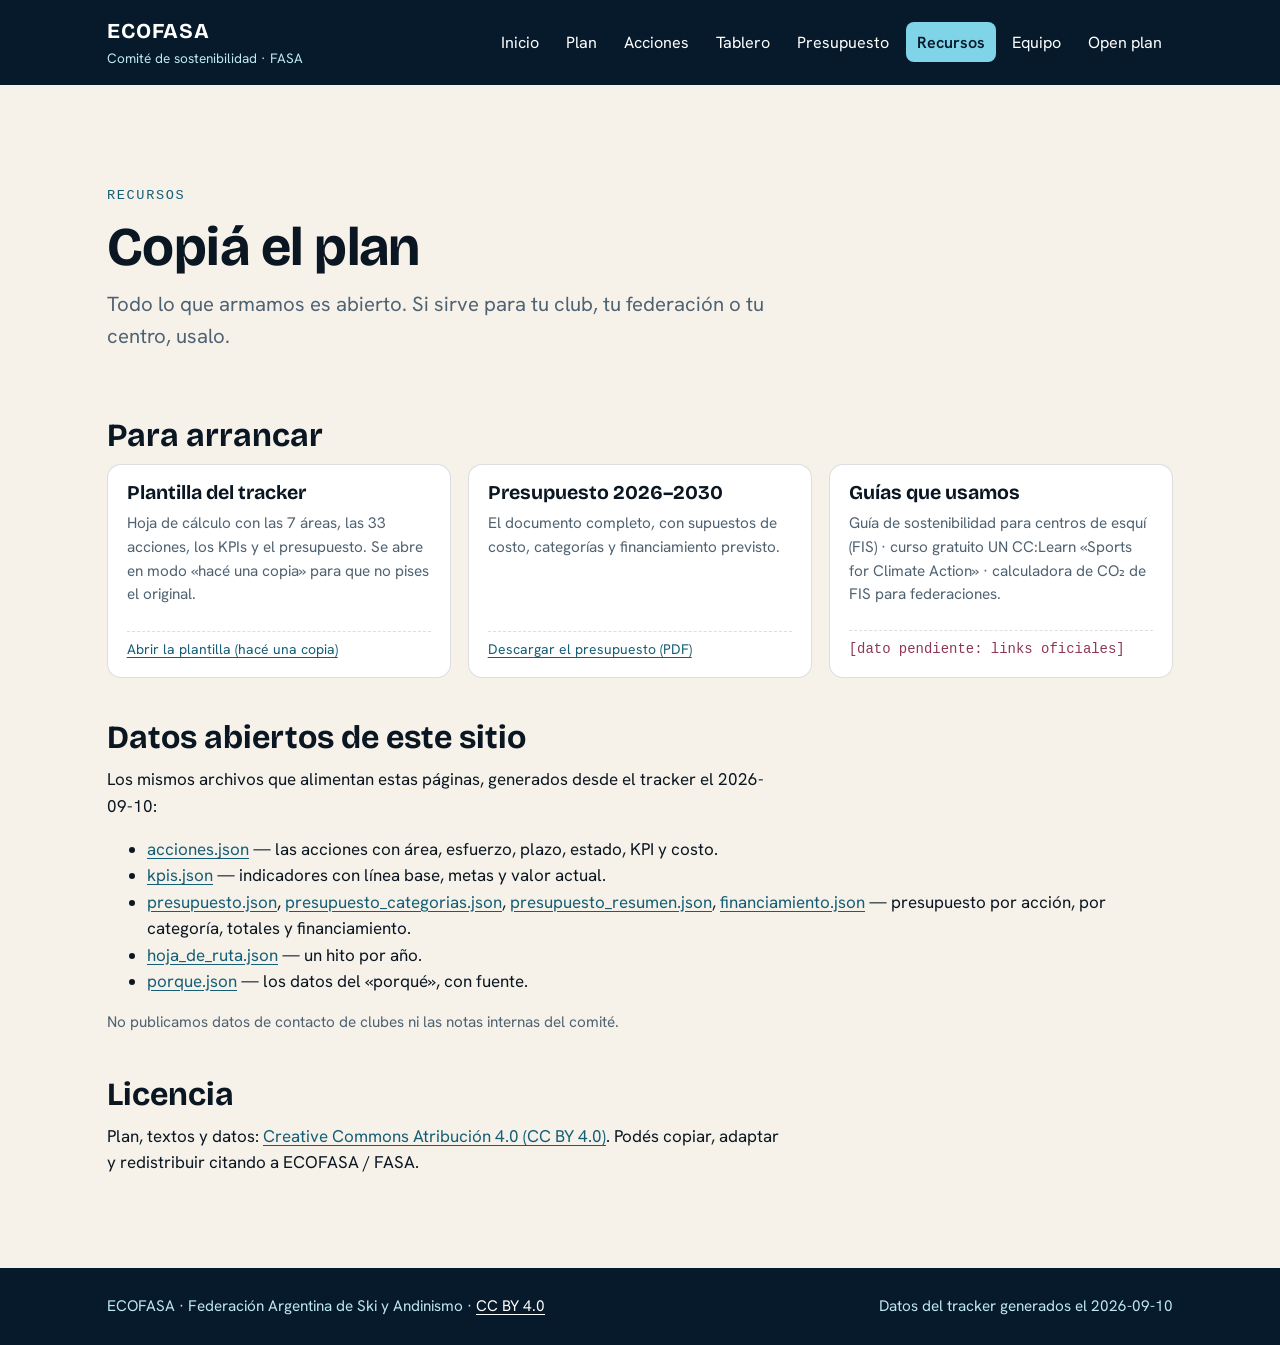
<file: recursos.html>
<!doctype html>
<html lang="es">
<head>
<meta charset="utf-8">
<meta name="viewport" content="width=device-width, initial-scale=1">
<title>ECOFASA — Recursos</title>
<meta name="description" content="Copiá el plan de sostenibilidad de FASA: plantilla del tracker, presupuesto, guías y datos abiertos con licencia CC BY 4.0.">
<link rel="preconnect" href="https://fonts.googleapis.com">
<link rel="stylesheet" href="https://fonts.googleapis.com/css2?family=Bricolage+Grotesque:wght@500;700&family=Hanken+Grotesk:wght@400;600&display=swap">
<link rel="stylesheet" href="assets/site.css">
</head>
<body data-page="recursos">
<a class="skip" href="#contenido">Ir al contenido</a>
<header class="site-header">
  <div class="wrap">
    <a class="brand" href="index.html">ECOFASA <small>Comité de sostenibilidad · FASA</small></a>
    <nav class="nav" aria-label="Principal">
      <a href="index.html">Inicio</a><a href="plan.html">Plan</a><a href="acciones.html">Acciones</a><a href="tablero.html">Tablero</a>
      <a href="presupuesto.html">Presupuesto</a><a href="recursos.html">Recursos</a><a href="equipo.html">Equipo</a><a href="open-plan.html" lang="en">Open plan</a>
    </nav>
  </div>
</header>

<main id="contenido">
  <div class="wrap">
    <section class="hero">
      <div class="eyebrow">Recursos</div>
      <h1>Copiá el plan</h1>
      <p class="lead">Todo lo que armamos es abierto. Si sirve para tu club, tu federación o tu centro, usalo.</p>
    </section>

    <section aria-labelledby="h-copiar">
      <h2 id="h-copiar">Para arrancar</h2>
      <div class="grid">
        <div class="card">
          <h3>Plantilla del tracker</h3>
          <p class="meta">Hoja de cálculo con las <span data-stat="areas"></span> áreas, las <span data-stat="acciones"></span> acciones, los KPIs y el presupuesto. Se abre en modo «hacé una copia» para que no pises el original.</p>
          <div class="src"><span class="pending" data-link="template" data-link-text="Abrir la plantilla (hacé una copia)">[dato pendiente: link a la plantilla pública del Sheet]</span></div>
        </div>
        <div class="card">
          <h3>Presupuesto <span data-stat="periodo"></span></h3>
          <p class="meta">El documento completo, con supuestos de costo, categorías y financiamiento previsto.</p>
          <div class="src"><span class="pending" data-link="presupuesto_pdf" data-link-text="Descargar el presupuesto (PDF)">[dato pendiente: link público al PDF del presupuesto]</span></div>
        </div>
        <div class="card">
          <h3>Guías que usamos</h3>
          <p class="meta">Guía de sostenibilidad para centros de esquí (FIS) · curso gratuito UN CC:Learn «Sports for Climate Action» · calculadora de CO₂ de FIS para federaciones.</p>
          <div class="src"><span class="pending">[dato pendiente: links oficiales]</span></div>
        </div>
      </div>
    </section>

    <section aria-labelledby="h-datos">
      <h2 id="h-datos">Datos abiertos de este sitio</h2>
      <p>Los mismos archivos que alimentan estas páginas, generados desde el tracker el <span data-generated></span>:</p>
      <ul>
        <li><a href="data/acciones.json">acciones.json</a> — las acciones con área, esfuerzo, plazo, estado, KPI y costo.</li>
        <li><a href="data/kpis.json">kpis.json</a> — indicadores con línea base, metas y valor actual.</li>
        <li><a href="data/presupuesto.json">presupuesto.json</a>, <a href="data/presupuesto_categorias.json">presupuesto_categorias.json</a>, <a href="data/presupuesto_resumen.json">presupuesto_resumen.json</a>, <a href="data/financiamiento.json">financiamiento.json</a> — presupuesto por acción, por categoría, totales y financiamiento.</li>
        <li><a href="data/hoja_de_ruta.json">hoja_de_ruta.json</a> — un hito por año.</li>
        <li><a href="data/porque.json">porque.json</a> — los datos del «porqué», con fuente.</li>
      </ul>
      <p class="muted small">No publicamos datos de contacto de clubes ni las notas internas del comité.</p>
    </section>

    <section aria-labelledby="h-lic">
      <h2 id="h-lic">Licencia</h2>
      <p>Plan, textos y datos: <a href="https://creativecommons.org/licenses/by/4.0/deed.es" rel="license">Creative Commons Atribución 4.0 (CC BY 4.0)</a>. Podés copiar, adaptar y redistribuir citando a ECOFASA / FASA.</p>
    </section>
  </div>
</main>

<footer class="site-footer">
  <div class="wrap">
    <span>ECOFASA · Federación Argentina de Ski y Andinismo · <a href="https://creativecommons.org/licenses/by/4.0/deed.es" rel="license">CC BY 4.0</a></span>
    <span>Datos del tracker generados el <span data-generated></span></span>
  </div>
</footer>
<script src="data/data.js"></script>
<script src="assets/site.js"></script>
</body>
</html>
</file>
<file: assets/site.css>
/* ECOFASA — sitio estático. Paleta sobria heredada del plan visual v4 (navy / hielo / menta / rosa / arena). */
:root {
  --paper: #f6f2ea;
  --sand: #f4ede0;
  --sand-2: #e8ddc7;
  --ink: #0a1622;
  --navy: #071a2b;
  --navy-2: #0c2740;
  --muted: #4f6272;
  --line: rgba(7, 26, 43, 0.14);
  --ice: #7fd4e8;
  --ice-soft: #bfe7f1;
  --ice-deep: #155e75;
  --mint: #9fe3c8;
  --mint-deep: #1f6b4f;
  --pink: #f4a8c4;
  --pink-deep: #8f3557;
  --gold: #ffd27a;
  --disp: 'Bricolage Grotesque', 'Segoe UI', Arial, sans-serif;
  --body: 'Hanken Grotesk', 'Segoe UI', Arial, sans-serif;
  --mono: 'Sometype Mono', Consolas, monospace;
  --maxw: 1100px;
  --radius: 14px;
}

* { box-sizing: border-box; }
html { font-size: 17px; scroll-behavior: smooth; }
body {
  margin: 0;
  font-family: var(--body);
  line-height: 1.55;
  color: var(--ink);
  background: var(--paper);
}
img { max-width: 100%; }
a { color: var(--ice-deep); text-underline-offset: 3px; }
a:hover { color: var(--navy); }
:focus-visible { outline: 3px solid var(--ice-deep); outline-offset: 3px; }
.site-header :focus-visible, .site-footer :focus-visible { outline-color: var(--ice); }
.skip { position: absolute; left: -999px; top: 8px; background: var(--navy); color: #fff; padding: .5rem .8rem; border-radius: 8px; z-index: 10; }
.skip:focus { left: 8px; }

/* --- cabecera --- */
.site-header { background: var(--navy); color: #fff; }
.site-header .wrap { display: flex; flex-wrap: wrap; align-items: center; gap: .6rem 1.4rem; padding: .9rem 1rem; }
.brand { font-family: var(--disp); font-weight: 700; font-size: 1.25rem; letter-spacing: .04em; color: #fff; text-decoration: none; }
.brand small { display: block; font-family: var(--body); font-weight: 400; font-size: .8rem; color: var(--ice-soft); letter-spacing: 0; }
.nav { display: flex; flex-wrap: wrap; gap: .1rem .3rem; margin-left: auto; }
.nav a { color: #fff; text-decoration: none; padding: .45rem .65rem; border-radius: 8px; font-size: .95rem; }
.nav a:hover, .nav a:focus-visible { background: var(--navy-2); }
.nav a[aria-current="page"] { background: var(--ice); color: var(--navy); font-weight: 600; }

.wrap { max-width: var(--maxw); margin: 0 auto; padding: 0 1rem; }
main { padding: 2rem 0 3rem; }
section { margin: 2.4rem 0; }
h1, h2, h3 { font-family: var(--disp); line-height: 1.15; margin: 0 0 .6rem; }
h1 { font-size: clamp(2rem, 5vw, 3.2rem); letter-spacing: -.01em; }
h2 { font-size: clamp(1.4rem, 3vw, 1.9rem); margin-top: 0; }
h3 { font-size: 1.15rem; }
p { margin: 0 0 .9rem; max-width: 68ch; }
.lead { font-size: 1.2rem; color: var(--muted); max-width: 60ch; }
.eyebrow { font-family: var(--mono); font-size: .8rem; letter-spacing: .12em; text-transform: uppercase; color: var(--ice-deep); margin-bottom: .6rem; }
.muted { color: var(--muted); }
.small { font-size: .9rem; }

/* --- héroe y números --- */
.hero { padding: 1.5rem 0 .5rem; }
.actions { display: flex; flex-wrap: wrap; gap: .7rem; margin: 1.2rem 0; }
.btn { display: inline-block; padding: .65rem 1.1rem; border-radius: 10px; text-decoration: none; font-weight: 600; border: 2px solid var(--navy); }
.btn.primary { background: var(--navy); color: #fff; }
.btn.primary:hover { background: var(--navy-2); color: #fff; }
.btn.ghost { color: var(--navy); background: transparent; }
.btn.ghost:hover { background: var(--sand); }
.stats { display: grid; grid-template-columns: repeat(auto-fit, minmax(200px, 1fr)); gap: 1rem; margin: 1.5rem 0; }
.stat { background: var(--sand); border: 1px solid var(--line); border-radius: var(--radius); padding: 1.1rem 1.2rem; }
.stat .n { font-family: var(--disp); font-size: 2.2rem; font-weight: 700; line-height: 1; color: var(--navy); }
.stat .l { margin-top: .4rem; color: var(--muted); font-size: .95rem; }

/* --- tarjetas y grillas --- */
.grid { display: grid; grid-template-columns: repeat(auto-fill, minmax(260px, 1fr)); gap: 1rem; }
.card { background: #fff; border: 1px solid var(--line); border-radius: var(--radius); padding: 1rem 1.1rem; display: flex; flex-direction: column; gap: .45rem; }
.card h3 { margin: 0; }
.card .id { font-family: var(--mono); color: var(--ice-deep); font-size: .85rem; }
.card .meta { color: var(--muted); font-size: .9rem; }
.card .big { font-family: var(--disp); font-size: 1.7rem; font-weight: 700; color: var(--navy); line-height: 1.1; }
.card .src { font-size: .82rem; color: var(--muted); border-top: 1px dashed var(--line); padding-top: .4rem; margin-top: auto; }
.badges { display: flex; flex-wrap: wrap; gap: .35rem; }
.badge { display: inline-block; font-size: .78rem; padding: .15rem .55rem; border-radius: 999px; border: 1px solid var(--line); background: var(--sand); color: var(--ink); white-space: nowrap; }
.badge.estado { background: var(--ice-soft); border-color: transparent; }
.badge.nucleo { background: var(--gold); border-color: transparent; font-weight: 600; }
.badge.plazo { font-family: var(--mono); }

/* --- áreas --- */
.area { border-left: 5px solid var(--ice); padding-left: 1rem; margin: 1.6rem 0; }
.area h2 .num { font-family: var(--mono); color: var(--ice-deep); font-size: .9em; margin-right: .5rem; }
.area .tag { color: var(--muted); margin-bottom: .6rem; }
.area ul { list-style: none; padding: 0; margin: 0; display: grid; gap: .35rem; }
.area li { display: flex; flex-wrap: wrap; gap: .4rem .7rem; align-items: baseline; padding: .35rem 0; border-bottom: 1px dotted var(--line); }
.area li .id { font-family: var(--mono); color: var(--ice-deep); min-width: 3.2ch; }
.area li .star { color: var(--pink-deep); font-weight: 700; }

/* --- tablas --- */
.table-wrap { overflow-x: auto; border: 1px solid var(--line); border-radius: var(--radius); background: #fff; }
table { border-collapse: collapse; width: 100%; font-size: .93rem; }
caption { text-align: left; font-family: var(--disp); font-weight: 600; padding: .8rem 1rem .3rem; }
th, td { text-align: left; padding: .55rem .8rem; border-top: 1px solid var(--line); vertical-align: top; }
th { background: var(--sand); font-weight: 600; }
thead th { white-space: nowrap; }
tbody th { white-space: normal; min-width: 12ch; }
td.num, th.num { text-align: right; font-family: var(--mono); white-space: nowrap; }
tr.total td { font-weight: 700; background: var(--sand); }

/* --- filtros --- */
.filters { display: grid; grid-template-columns: repeat(auto-fit, minmax(180px, 1fr)); gap: .7rem; background: var(--sand); border: 1px solid var(--line); border-radius: var(--radius); padding: 1rem; margin-bottom: 1rem; }
.filters label { display: flex; flex-direction: column; gap: .25rem; font-size: .9rem; font-weight: 600; }
.filters select, .filters input { font: inherit; padding: .5rem .6rem; border: 1px solid var(--line); border-radius: 8px; background: #fff; color: var(--ink); min-height: 2.6rem; }
.count { font-family: var(--mono); color: var(--muted); margin: .4rem 0 1rem; }

/* --- gráficos --- */
.charts { display: grid; grid-template-columns: repeat(auto-fit, minmax(280px, 1fr)); gap: 1rem; }
.chart { background: #fff; border: 1px solid var(--line); border-radius: var(--radius); padding: 1rem; }
.chart canvas { max-height: 280px; }
.chart ul { font-size: .88rem; color: var(--muted); margin: .6rem 0 0; padding-left: 1.1rem; }

/* --- varios --- */
.photo { border: 2px dashed var(--line); border-radius: var(--radius); background: var(--sand); color: var(--muted); padding: 2rem 1rem; text-align: center; font-family: var(--mono); font-size: .85rem; }
.notice { background: var(--pink); color: var(--navy); border-radius: 10px; padding: .7rem 1rem; margin-bottom: 1.2rem; font-weight: 600; }
.pending { font-family: var(--mono); color: var(--pink-deep); }
.steps { counter-reset: s; list-style: none; padding: 0; display: grid; gap: .8rem; }
.steps li { position: relative; padding-left: 2.6rem; }
.steps li::before { counter-increment: s; content: counter(s); position: absolute; left: 0; top: 0; width: 1.9rem; height: 1.9rem; border-radius: 50%; background: var(--navy); color: #fff; font-family: var(--mono); display: grid; place-items: center; font-size: .9rem; }
details { border: 1px solid var(--line); border-radius: var(--radius); background: #fff; padding: .6rem 1rem; }
summary { cursor: pointer; font-weight: 600; font-family: var(--disp); }
.site-footer { background: var(--navy); color: var(--ice-soft); padding: 1.6rem 0; font-size: .9rem; }
.site-footer a { color: #fff; }
.site-footer .wrap { display: flex; flex-wrap: wrap; gap: .5rem 1.5rem; justify-content: space-between; }

@media (max-width: 640px) {
  html { font-size: 16px; }
  .site-header .wrap { padding: .8rem 1rem; }
  .nav { margin-left: 0; }
  th, td { padding: .45rem .6rem; }
}
@media (prefers-reduced-motion: reduce) { html { scroll-behavior: auto; } }
</file>
